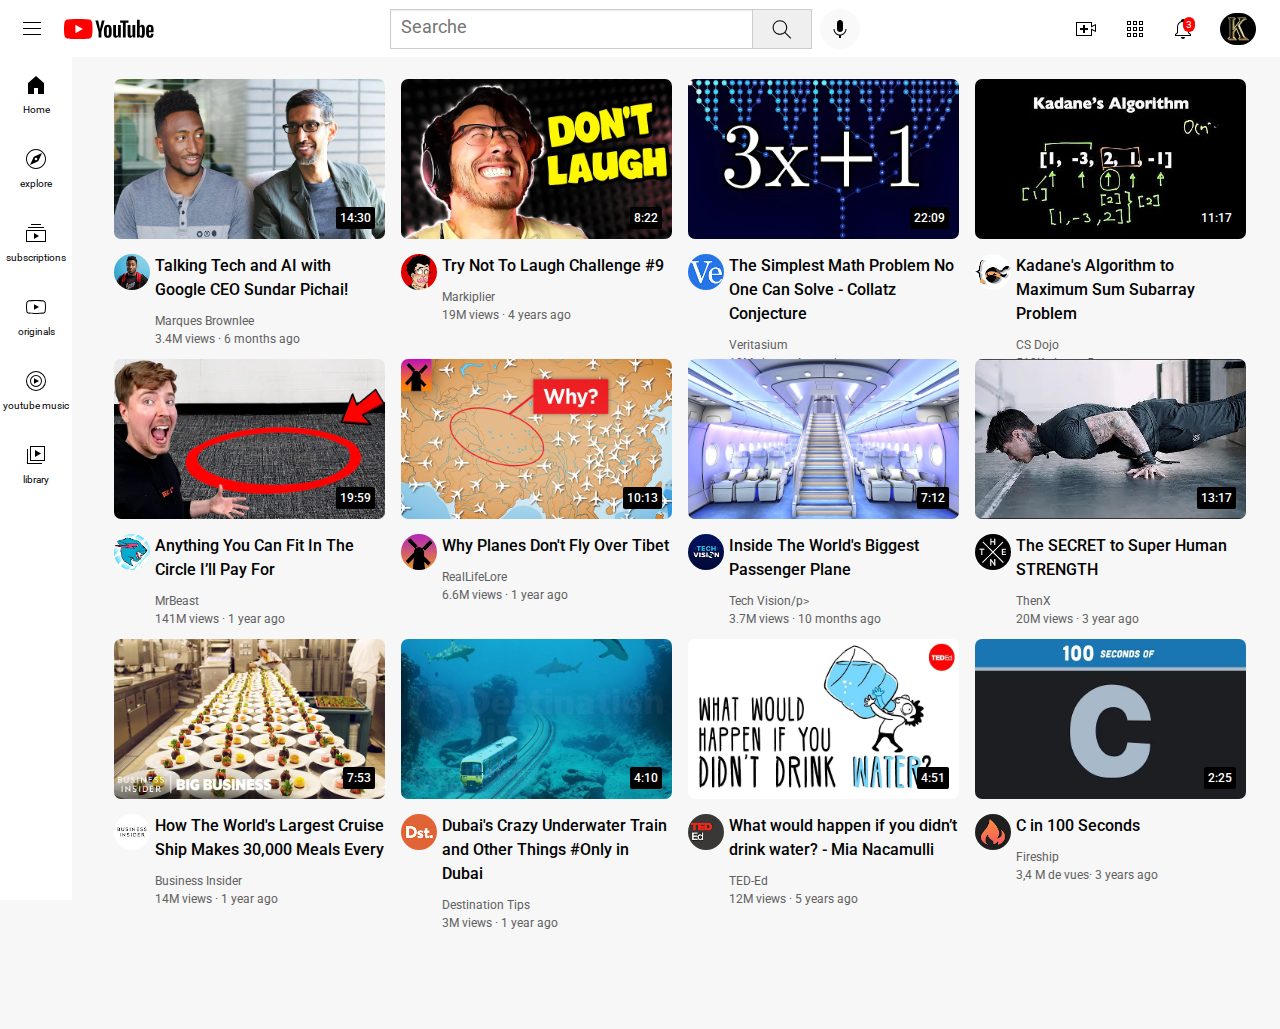
<file: index.html>
<!DOCTYPE html>


<html>


<head>

    <link rel="stylesheet" href="styles/video.css">
    <link rel="stylesheet" href="styles/header.css">
    <link rel="stylesheet" href="styles/general.css">
    <link rel="stylesheet" href="styles/navbar.css">

<link rel="preconnect" href="https://fonts.googleapis.com">
<link rel="preconnect" href="https://fonts.gstatic.com" crossorigin>
<link href="https://fonts.googleapis.com/css2?family=Roboto:ital,wght@0,100..900;1,100..900&display=swap" rel="stylesheet">

<meta name="viewport" content="width=device-width, initial-scale=1.0">




</head>

<body>


<div class="header">

       <div class="first-section">
          <img src="images/iconts/hamburger-menu.svg" class="menu">
          <img src="images/iconts/youtube-logo.svg" class="youtube-logo">

       </div>


      <div class="second-section">
           <input class="searche" type="text" placeholder="Searche">
           <button class="buttom-searche"><img src="images/iconts/search.svg" class="img-searche"><div class="toolbar">Searche</div></button>
           <button class="voice-button"><img src="images/iconts/voice-search-icon.svg" class="voice-icont"> <div class="toolbar">Searche with your voice</div> </button>
     </div>


     <div class="third-section"> 

        <div class="upload-icon-div"> <img src="images/iconts/upload.svg" class="upload-icont"> <div class="toolbar">Create</div></button> </div>
         <div class="youtube-apps-icont-div"> <img src="images/iconts/youtube-apps.svg" class="youtube-apps-icont"> <div class="toolbar">YouTube Apps </div></button></div>
          <div class="notification-icont-dev">
                 <img src="images/iconts/notifications.svg" class="notification-icont">
                 <dev class="notification-number"><p>3</p></dev>
                 <div class="toolbar">Notification</div>
          </div>
          <img src="images/iconts/my-channel.jpg" class="my-channel-picture">

     </div>

</div>

<div class="navbar">

 <div class="navbar-link">
     <img src="images/iconts/home.svg">
     <p>Home</p>
 </div>  
 
 <div class="navbar-link">
     <img src="images/iconts/explore.svg">
     <p>explore</p>
 </div>    

 <div class="navbar-link">
     <img src="images/iconts/subscriptions.svg">
     <p>subscriptions</p>
 </div>    

 <div class="navbar-link">
     <img src="images/iconts/originals.svg">
     <p>originals</p>
 </div>    

 <div class="navbar-link">
     <img src="images/iconts/youtube-music.svg">
     <p>youtube music</p>
 </div>    

 <div class="navbar-link">
     <img src="images/iconts/library.svg">
     <p>library</p>
 </div>    



</div>



















<div class="videos">







     <div class="video">
          <div class="image-video-dev"><img src="images/video-picture/1-1.webp" class="image-video">
                <div class="time-video-div"><p classs="time-video">14:30</p></div>
          </div>
          <div class="channel-information-div">
               <div class="channel-picture-dev"> <img src="images/channel-picture/channel-1.jpeg"class="channel-picture"> </div>  
               <div class="information"> 
                     <div class="title-div"> <p class="title"> Talking Tech and AI with Google CEO Sundar Pichai! </p></div>
                     <div class="descriptipion">
                            <p > Marques Brownlee</p>
                            <p class="views">3.4M views · 6 months ago</p>
                    </div>      
                </div>
         </div>
    </div>




    <div class="video">
     <div class="image-video-dev"><img src="images/video-picture/1-2.webp" class="image-video">
          <div class="time-video-div"><p classs="time-video">8:22</p></div>
     </div>
     <div class="channel-information-div">
          <div class="channel-picture-dev"> <img src="images/channel-picture/channel-2.jpeg"class="channel-picture"> </div>  
          <div class="information"> 
                <div class="title-div"> <p class="title"> Try Not To Laugh Challenge #9</p></div>
                <div class="descriptipion">
                       <p > Markiplier</p>
                       <p class="views">19M views · 4 years ago</p>
               </div>      
           </div>
    </div>
</div>





<div class="video">
     <div class="image-video-dev"><img src="images/video-picture/1-3.webp" class="image-video">
          <div class="time-video-div"><p classs="time-video">22:09</p></div>
     </div>
     <div class="channel-information-div">
          <div class="channel-picture-dev"> <img src="images/channel-picture/channel-3.jpeg"class="channel-picture"> </div>  
          <div class="information"> 
                <div class="title-div"> <p class="title">
                    The Simplest Math Problem No One Can Solve - Collatz Conjecture </p></div>
                <div class="descriptipion">
                       <p >Veritasium</p>
                       <p class="views">18M views · 4 months ago</p>
               </div>      
           </div>
    </div>
</div>





<div class="video">
     <div class="image-video-dev"><img src="images/video-picture/2-1.webp" class="image-video">
          <div class="time-video-div"><p classs="time-video">11:17</p></div>
     </div>
     <div class="channel-information-div">
          <div class="channel-picture-dev"> <img src="images/channel-picture/channel-4.jpeg"class="channel-picture"> </div>  
          <div class="information"> 
                <div class="title-div"> <p class="title"> Kadane's Algorithm to Maximum Sum Subarray Problem </p></div>
                <div class="descriptipion">
                       <p >CS Dojo</p>
                       <p class="views">519K views · 5 years ago</p>
               </div>      
           </div>
    </div>
</div>




<div class="video">
     <div class="image-video-dev"><img src="images/video-picture/2-2.webp" class="image-video">
          <div class="time-video-div"><p classs="time-video">19:59</p></div>
     </div>
     <div class="channel-information-div">
          <div class="channel-picture-dev"> <img src="images/channel-picture/channel-5.jpeg"class="channel-picture"> </div>  
          <div class="information"> 
                <div class="title-div"> <p class="title"> Anything You Can Fit In The Circle I’ll Pay For</p></div>
                <div class="descriptipion">
                       <p > MrBeast</p>
                       <p class="views">141M views · 1 year ago </p>
               </div>      
           </div>
    </div>
</div>




<div class="video">
     <div class="image-video-dev"><img src="images/video-picture/2-3.webp" class="image-video">
          <div class="time-video-div"><p classs="time-video">10:13</p></div>
     </div>
     <div class="channel-information-div">
          <div class="channel-picture-dev"> <img src="images/channel-picture/channel-6.jpeg"class="channel-picture"> </div>  
          <div class="information"> 
                <div class="title-div"> <p class="title">   Why Planes Don't Fly Over Tibet </p></div>
                <div class="descriptipion">
                       <p >  RealLifeLore</p>
                       <p class="views">6.6M views · 1 year ago</p>
               </div>      
           </div>
    </div>
</div>




<div class="video">
     <div class="image-video-dev"><img src="images/video-picture/3-1.webp" class="image-video">
          <div class="time-video-div"><p classs="time-video">7:12</p></div>
     </div>
     <div class="channel-information-div">
          <div class="channel-picture-dev"> <img src="images/channel-picture/channel-7.jpeg"class="channel-picture"> </div>  
          <div class="information"> 
                <div class="title-div"> <p class="title">  Inside The World's Biggest Passenger Plane</p></div>
                <div class="descriptipion">
                       <p >Tech Vision/p>
                       <p class="views">3.7M views · 10 months ago</p>
               </div>      
           </div>
    </div>
</div>




<div class="video">
     <div class="image-video-dev"><img src="images/video-picture/3-2.webp" class="image-video">
          <div class="time-video-div"><p classs="time-video">13:17</p></div>
     </div>
     <div class="channel-information-div">
          <div class="channel-picture-dev"> <img src="images/channel-picture/channel-8.jpeg"class="channel-picture"> </div>  
          <div class="information"> 
                <div class="title-div"> <p class="title"> The SECRET to Super Human STRENGTH</p></div>
                <div class="descriptipion">
                       <p >  ThenX</p>
                       <p class="views"> 20M views · 3 year ago</p>
               </div>      
           </div>
    </div>
</div>



<div class="video">
     <div class="image-video-dev"><img src="images/video-picture/3-3.webp" class="image-video">
          <div class="time-video-div"><p classs="time-video">7:53</p></div>
     </div>
     <div class="channel-information-div">
          <div class="channel-picture-dev"> <img src="images/channel-picture/channel-9.jpeg"class="channel-picture"> </div>  
          <div class="information"> 
                <div class="title-div"> <p class="title"> How The World's Largest Cruise Ship Makes 30,000 Meals Every </p></div>
                <div class="descriptipion">
                       <p > Business Insider</p>
                       <p class="views"> 14M views · 1 year ago</p>
               </div>      
           </div>
    </div>
</div>




<div class="video">
     <div class="image-video-dev"><img src="images/video-picture/4-1.webp" class="image-video">
          <div class="time-video-div"><p classs="time-video">4:10</p></div>
     </div>
     <div class="channel-information-div">
          <div class="channel-picture-dev"> <img src="images/channel-picture/channel-10.jpeg"class="channel-picture"> </div>  
          <div class="information"> 
                <div class="title-div"> <p class="title"> Dubai's Crazy Underwater Train and Other Things #Only in Dubai </p></div>
                <div class="descriptipion">
                       <p >Destination Tips</p>
                       <p class="views">3M views · 1 year ago</p>
               </div>      
           </div>
    </div>
</div>




<div class="video">
     <div class="image-video-dev"><img src="images/video-picture/4-2.webp" class="image-video">
          <div class="time-video-div"><p classs="time-video">4:51</p></div>
     </div>
     <div class="channel-information-div">
          <div class="channel-picture-dev"> <img src="images/channel-picture/channel-11.jpeg"class="channel-picture"> </div>  
          <div class="information"> 
                <div class="title-div"> <p class="title">  What would happen if you didn’t drink water? - Mia Nacamulli </p></div>
                <div class="descriptipion">
                       <p >   TED-Ed</p>
                       <p class="views">12M views · 5 years ago</p>
               </div>      
           </div>
    </div>
</div>



<div class="video">
     <div class="image-video-dev"><img src="images/video-picture/4-3.avif" class="image-video">
          <div class="time-video-div"><p classs="time-video">2:25</p></div>
     </div>
     <div class="channel-information-div">
          <div class="channel-picture-dev"> <img src="images/channel-picture/channel-12.jpg"class="channel-picture"> </div>  
          <div class="information"> 
                <div class="title-div"> <p class="title"> C in 100 Seconds </p></div>
                <div class="descriptipion">
                       <p >Fireship</p>
                       <p class="views">3,4 M de vues· 3 years ago</p>
               </div>      
           </div>
    </div>
</div>
    








































































</div>

















</body>











</html>
</file>
<file: styles/video.css>
.video{

display:grid;
grid-template-rows:160px 80px;
gap:10px;
padding:4px;





}



.channel-information-div{

display:grid;
grid-template-columns:36px 1fr;
grid-template-rows:220px;
column-gap:5px;



}
.channel-picture{
    width: 36px;
    border-radius: 36px;
    margin-top: 5px;
   
}


.title{
    font-size: 16px;
    font-weight: 500;
    width: 100%;
    line-height: 20px;
    margin-top:5px;
    line-height:24px;
}

.descriptipion{
font-size:12px;
color: rgb(96, 96, 96);


}

.image-video{
border-radius:7px;
height:100%;
width:100%;



}

.videos{
display:grid;
grid-template-columns:1fr 1fr 1fr ;
column-gap: 8px;
    row-gap: 22px;
    padding:10px;
    
    
}


@media(max-width:800px){

    .videos{
display:grid;
grid-template-columns:1fr 1fr ;}

}


@media(min-width:800px) and (max-width:1200){
        .videos{
display:grid;
grid-template-columns:1fr 1fr 1fr;}
} 

@media(min-width:1200px){
    .videos{
display:grid;
grid-template-columns:1fr 1fr 1fr 1fr ;}
}





.descriptipion{
    margin-top:10px;
    line-height:18px;
}
.image-video-dev{
    position:relative;

}

.time-video-div{
    position:absolute;
    background-color:black;
    color:white;
    bottom:10px;
    right:10px;
    font-size:12px;
    padding:4px;
    font-weight:500;
    border-radius:2px;

}

.notification-icont-dev{
    position:relative;
}

.notification-number{
    position:absolute;
    color:white;
    background-color:red;
    font-size:10px;
    padding-left:3px;
    padding-right:3px;
    padding-top:2px;
    padding-bottom:2px;
    border-radius:6px;
    top:0;
    right:0;
}
</file>
<file: styles/header.css>
.header{
    height:57px;
    display:flex;
    flex-direction:row;
    justify-content:space-between;
    align-items:center;
    position:fixed;
    right:0;
    left:0;
    top:0;
    background-color:white;
    z-index:200;
    margin-bottom: 20px;



}

.third-section{
    width:182px;

    display:flex;
    align-items:center;
    justify-content:space-between;
    margin-right:0px;
    margin-right: 24px;
    margin-left: 29px;
    flex-shrink:0;
  
}

.second-section{

    flex:1;
   
    margin-left:50px;
    display:flex;
    flex-direction:row;
    align-items:center;
    max-width:470px;
  

}
.first-section{

    display:flex;
    flex-direction:row;

    align-items:center;

  
   
}
.menu{

  
    height: 24px;
    margin-left:20px;
    cursor:pointer;


}
.youtube-logo{
    height:20px;
    margin-left:20px;
    cursor:pointer;
}
.buttom-searche{
    width:60px;
    height:40px;
    border-width:1px;
    border-style:solid;
    border-color:rgb(204, 204, 204);
     margin-left:-1px;
     position:relative;
    
}

.buttom-searche .toolbar{
    bottom:-40px;
    left:0px;
    right:0px;
    opacity:0;
    transition:opacity 0.15s;
    pointer-events:none;
}

.buttom-searche:hover .toolbar{
    opacity:1;

}







.searche{
    height:36px;
    flex:1;
    width:0px;
    border-right:none;
    min-width:0px;
    border-style:solid;
    border-width:1px;
    border-color:rgb(204, 204, 204);
    box-shadow:inset 0px 1px 2px rgb(238, 238, 238);
    font-family: Roboto, Arial, sans-serif;
    margin-right:-1px;
    padding-left:10px;
   
}

.searche::placeholder{
    font-family:Roboto;
    font-size:18px;
}






.img-searche{

    width:30px;
    height:25px;
    padding-top:4px;
    cursor:pointer;
    
}
.voice-button{
    height:40px;
    width:40px;
    margin-left:8px;
    border-radius:20px;
    border-style:none;
    position:relative;

    background-color: rgb(249, 249, 249);
    display:flex;
    align-items: center;
    justify-content:center;

}


.voice-button .toolbar{

      bottom:-40px;
    opacity:0;
    transition:opacity 0.15s;
    pointer-events:none;
    white-space:nowrap;
}

.voice-button:hover .toolbar{
    opacity:1;
}

.voice-icont{
    height:24px;
    cursor:pointer;
}



.upload-icont{
    height:24px;
    cursor:pointer;

}
.youtube-apps-icont{
    height:24px;
    cursor:pointer;

}

.notification-icont{
    height:24px;
    cursor:pointer;

}

.my-channel-picture{
    height:32px;
    border-radius:16px;
    cursor:pointer;
 
   

}

.toolbar{
    background-color:gray;
  
    position:absolute;
    padding:6px;
    font-family:Roboto;
    font-size:12px;
    color:white;
     pointer-events:none;
}

.upload-icon-div .toolbar{
      bottom:-30px;
    opacity:0;
    transition:opacity 0.15s;

    white-space:nowrap;

}

.upload-icon-div:hover .toolbar{
    opacity:1;
}

.upload-icon-div{
    display:flex;

    justify-content:center;
} 

.youtube-apps-icont-div .toolbar{
          bottom:-43px;
    opacity:0;
    transition:opacity 0.15s;

    white-space:nowrap;
}

.youtube-apps-icont-div:hover .toolbar{
     opacity:1;

}

.youtube-apps-icont-div{
        display:flex;

    justify-content:center;
    position:relative;
}

.notification-icont-dev .toolbar{

       bottom:-43px;
    opacity:0;
    transition:opacity 0.15s;

    white-space:nowrap;
}

.notification-icont-dev:hover .toolbar{
      opacity:1;
}

.notification-icont-dev{
            display:flex;

    justify-content:center;
    position:relative;
}
</file>
<file: styles/general.css>
p{
    font-family:Roboto;
    margin:0px;
}

body{
    margin:0px;
    padding-top:65px;
    padding-left:100px;
    padding-right:20px;
    background-color:rgb(247, 247, 247);
     font-family:Roboto,Arial;

}
</file>
<file: styles/navbar.css>
.navbar{
    position:fixed;
    left:0;
    width:72px;
    top:57px;
    bottom:0;
    background-color:white;
    display:flex;
    flex-direction:column;

    align-items: center;
    padding-top:0px;
    z-index:200;


}

.navbar-link{
    height:74px;
    display:flex;
    flex-direction:column;
    align-items:center;
    justify-content:center;

}

.navbar-link img{
    height:24px;
}

.navbar-link p{

    font-size:10px;
    margin-top:6.5px;


}

.navbar-link:hover{
    width:100%;
    cursor:pointer;
    background-color:rgb(230, 230, 230);
}
</file>
